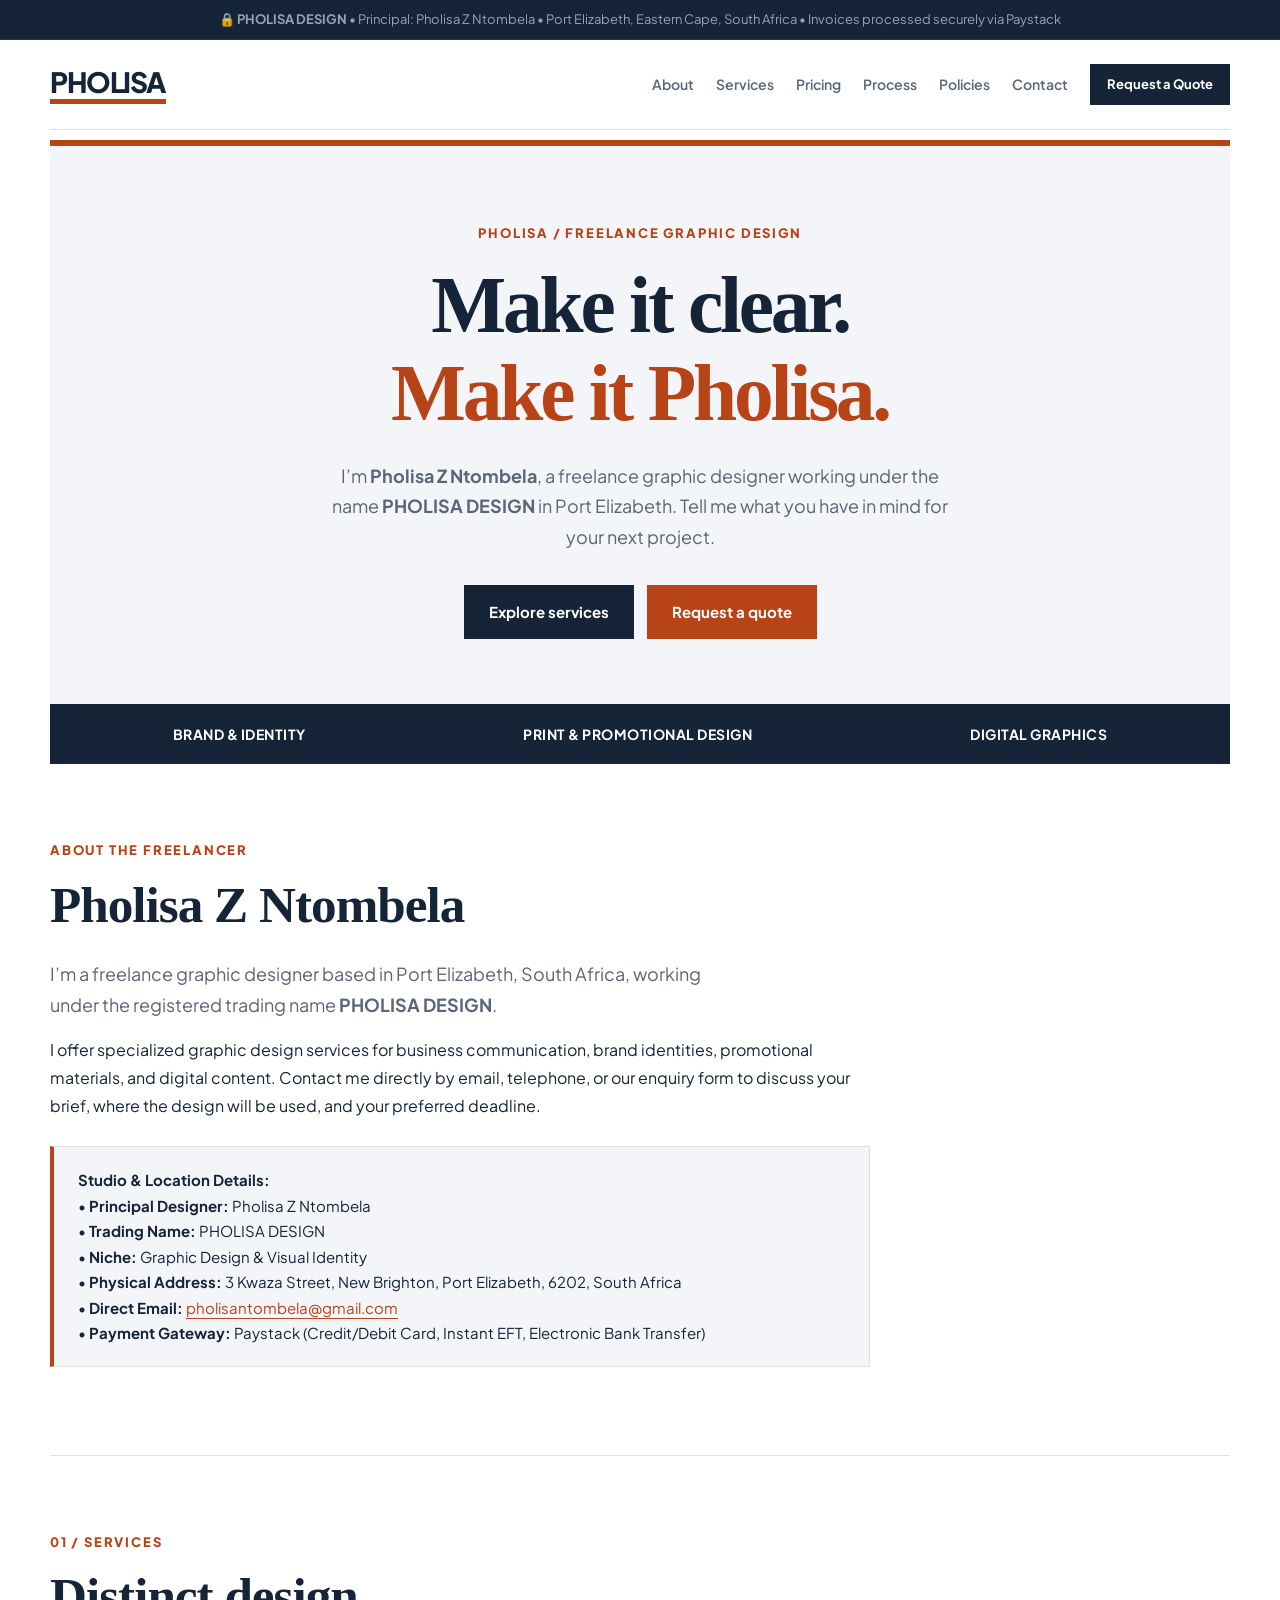
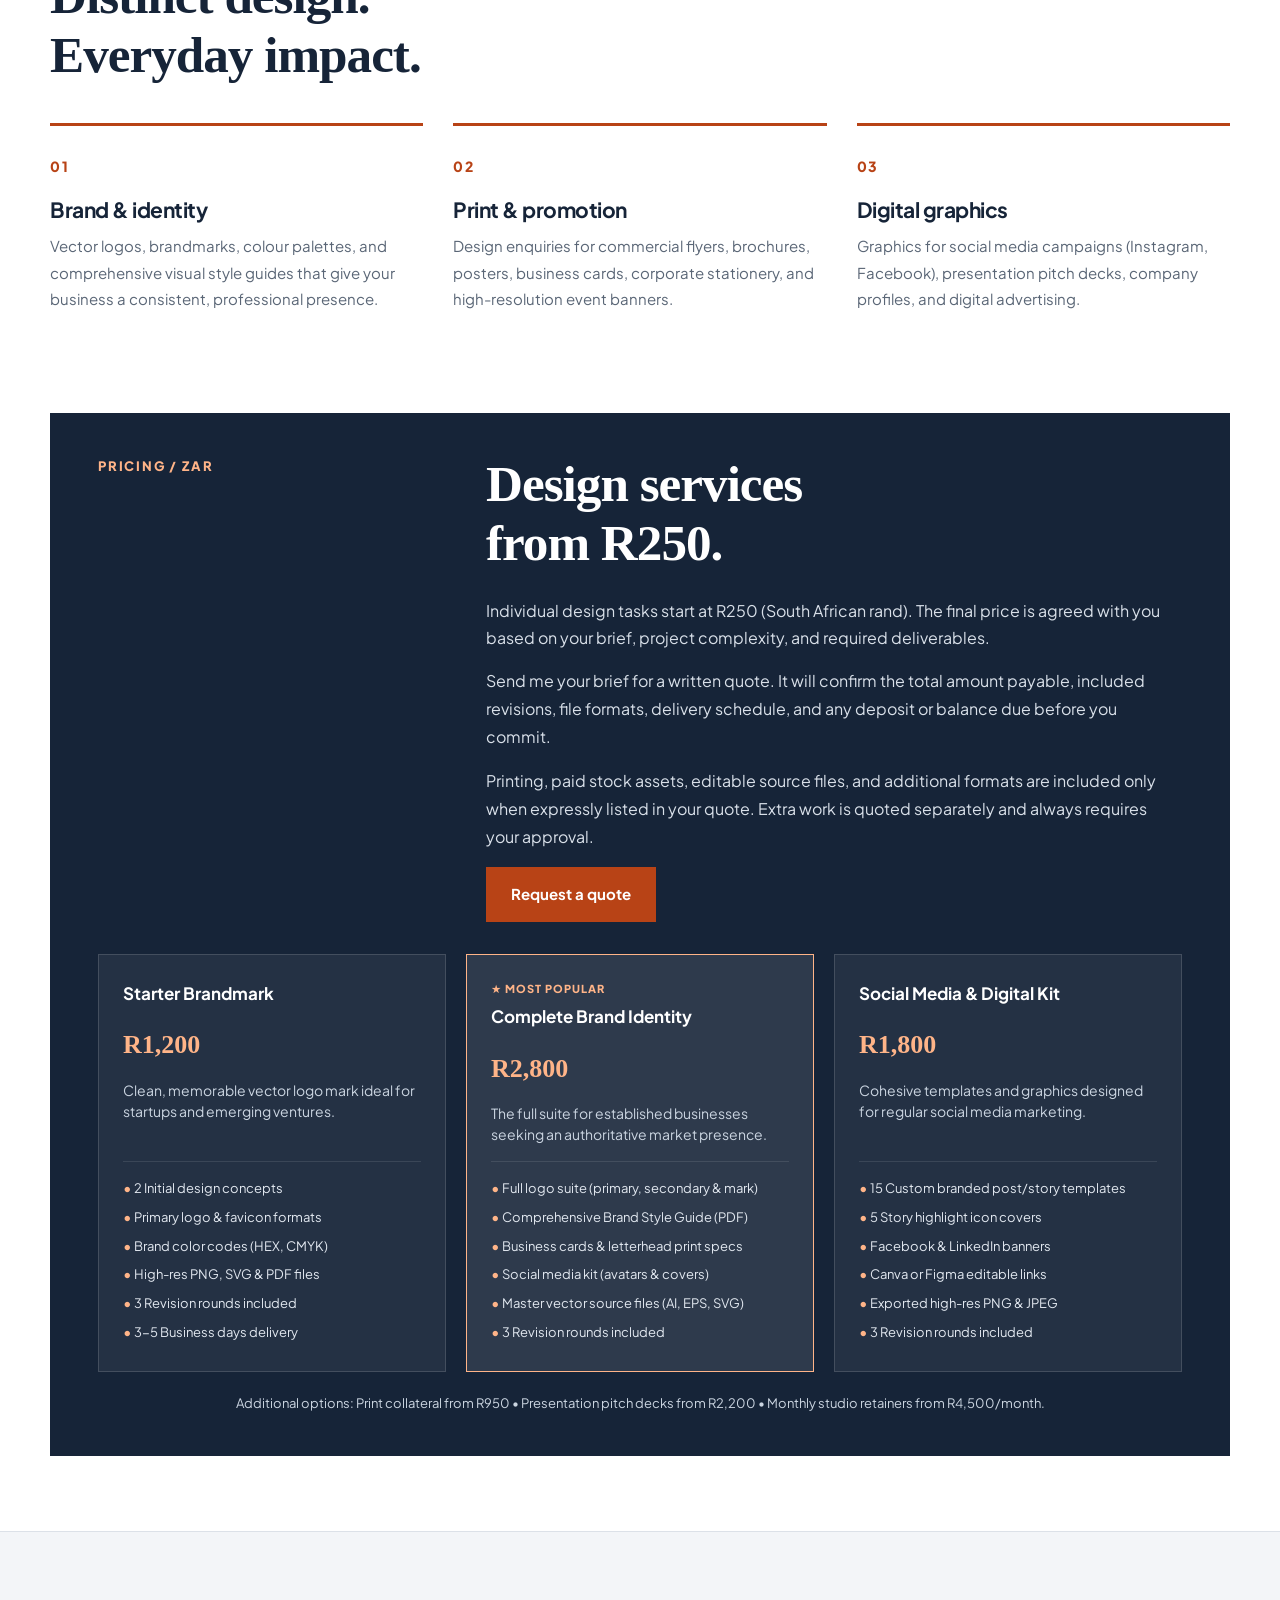
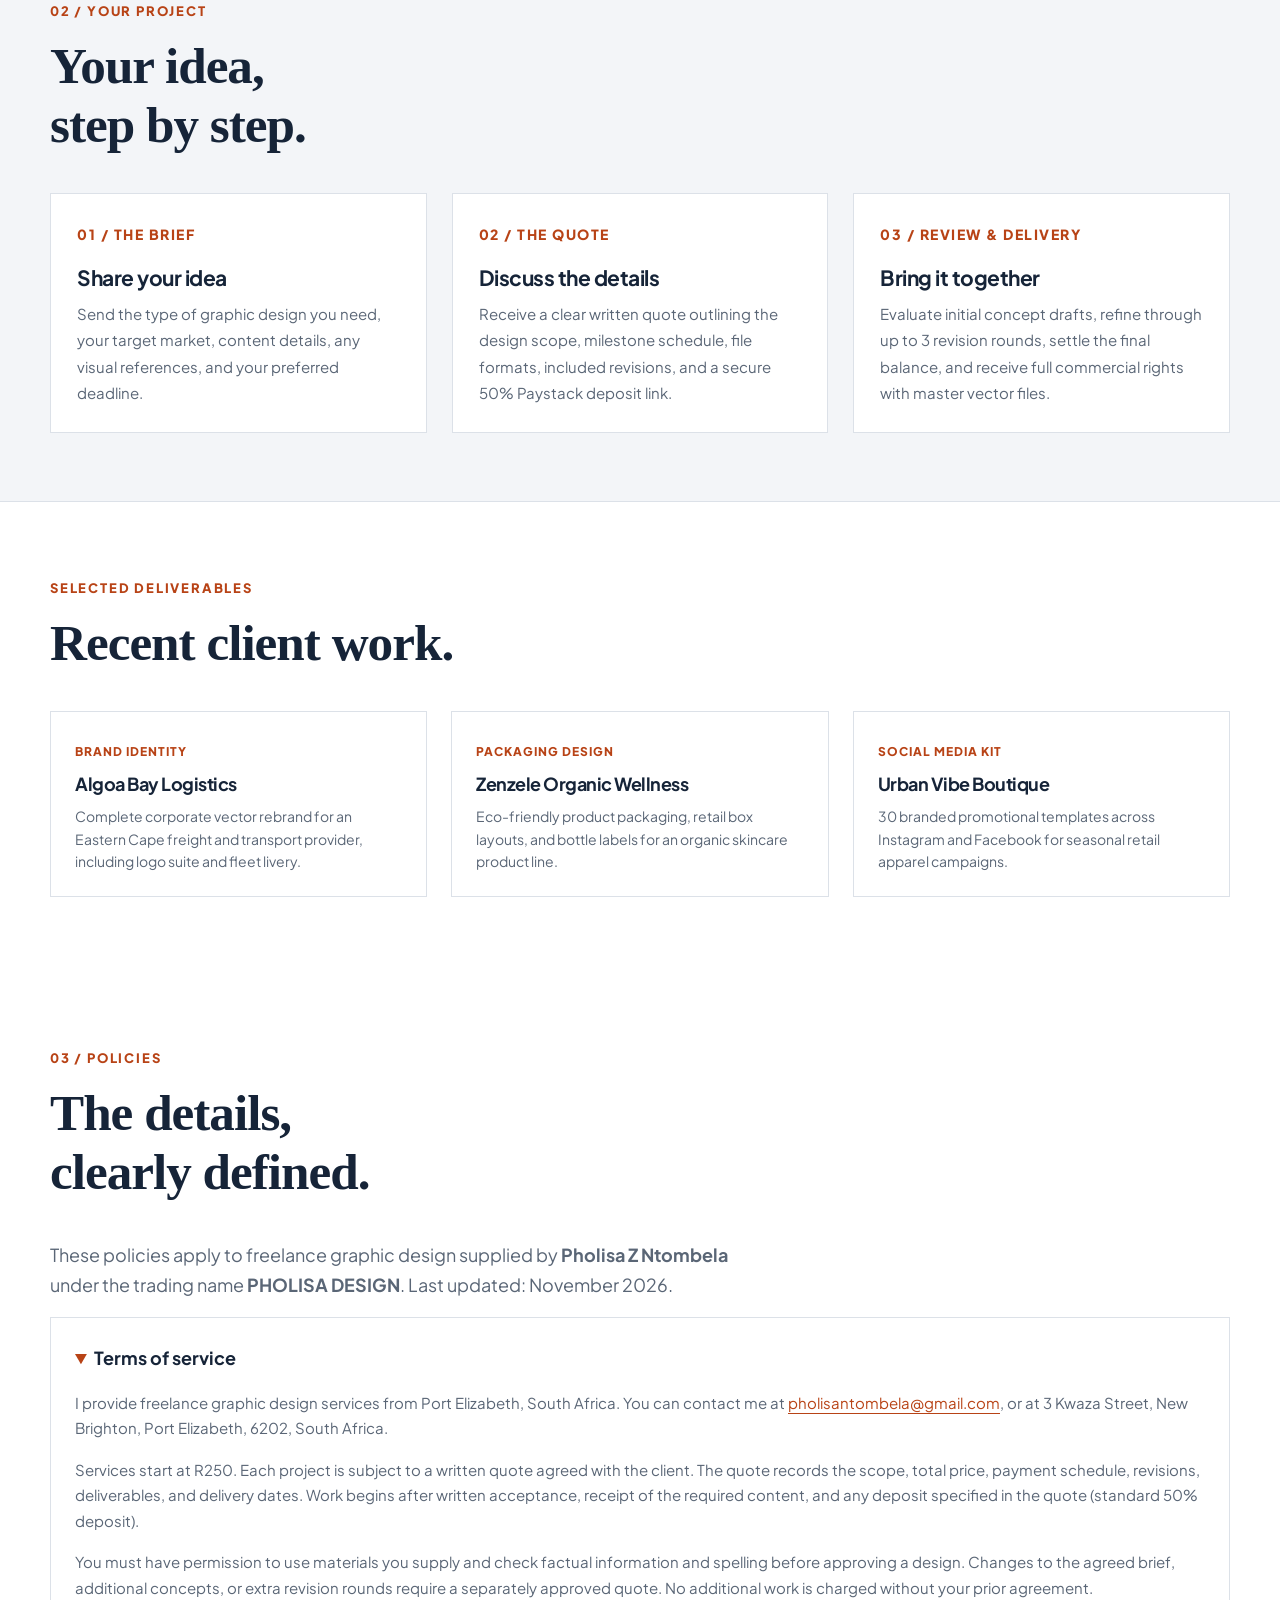
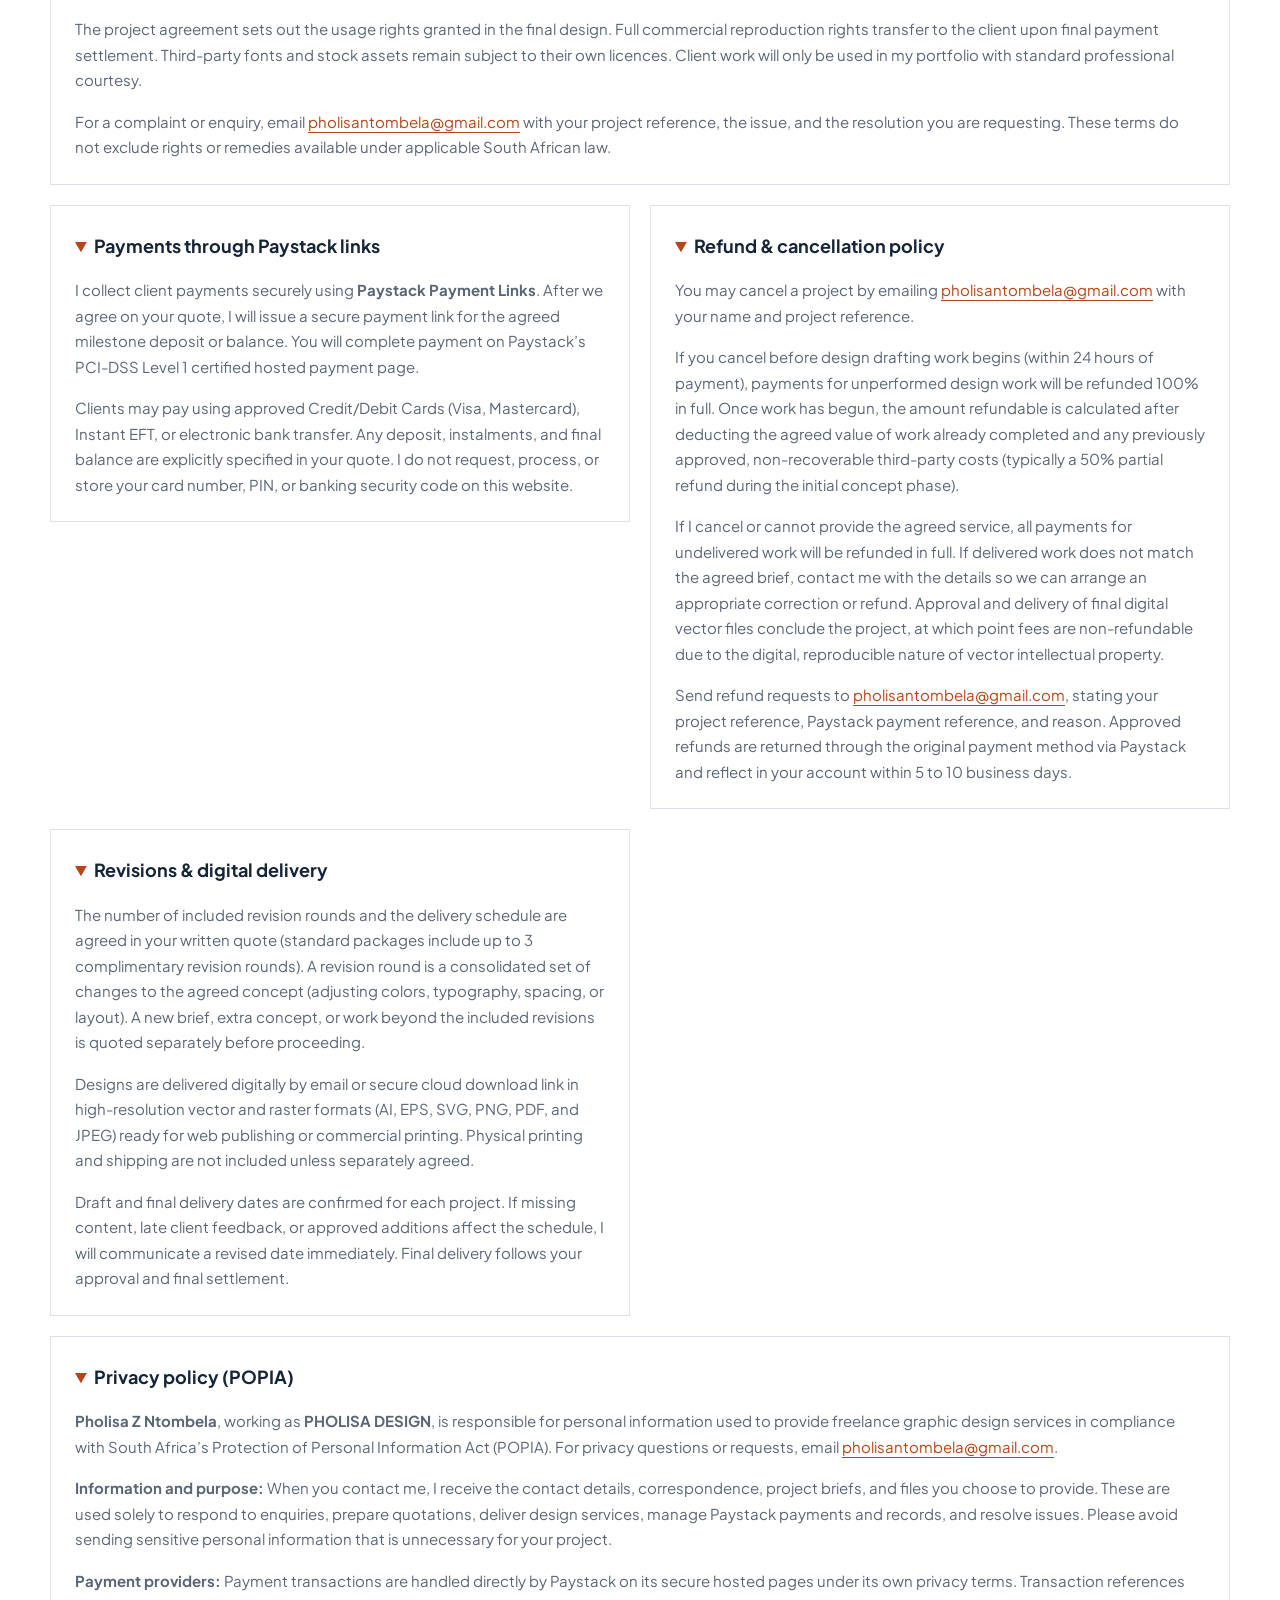
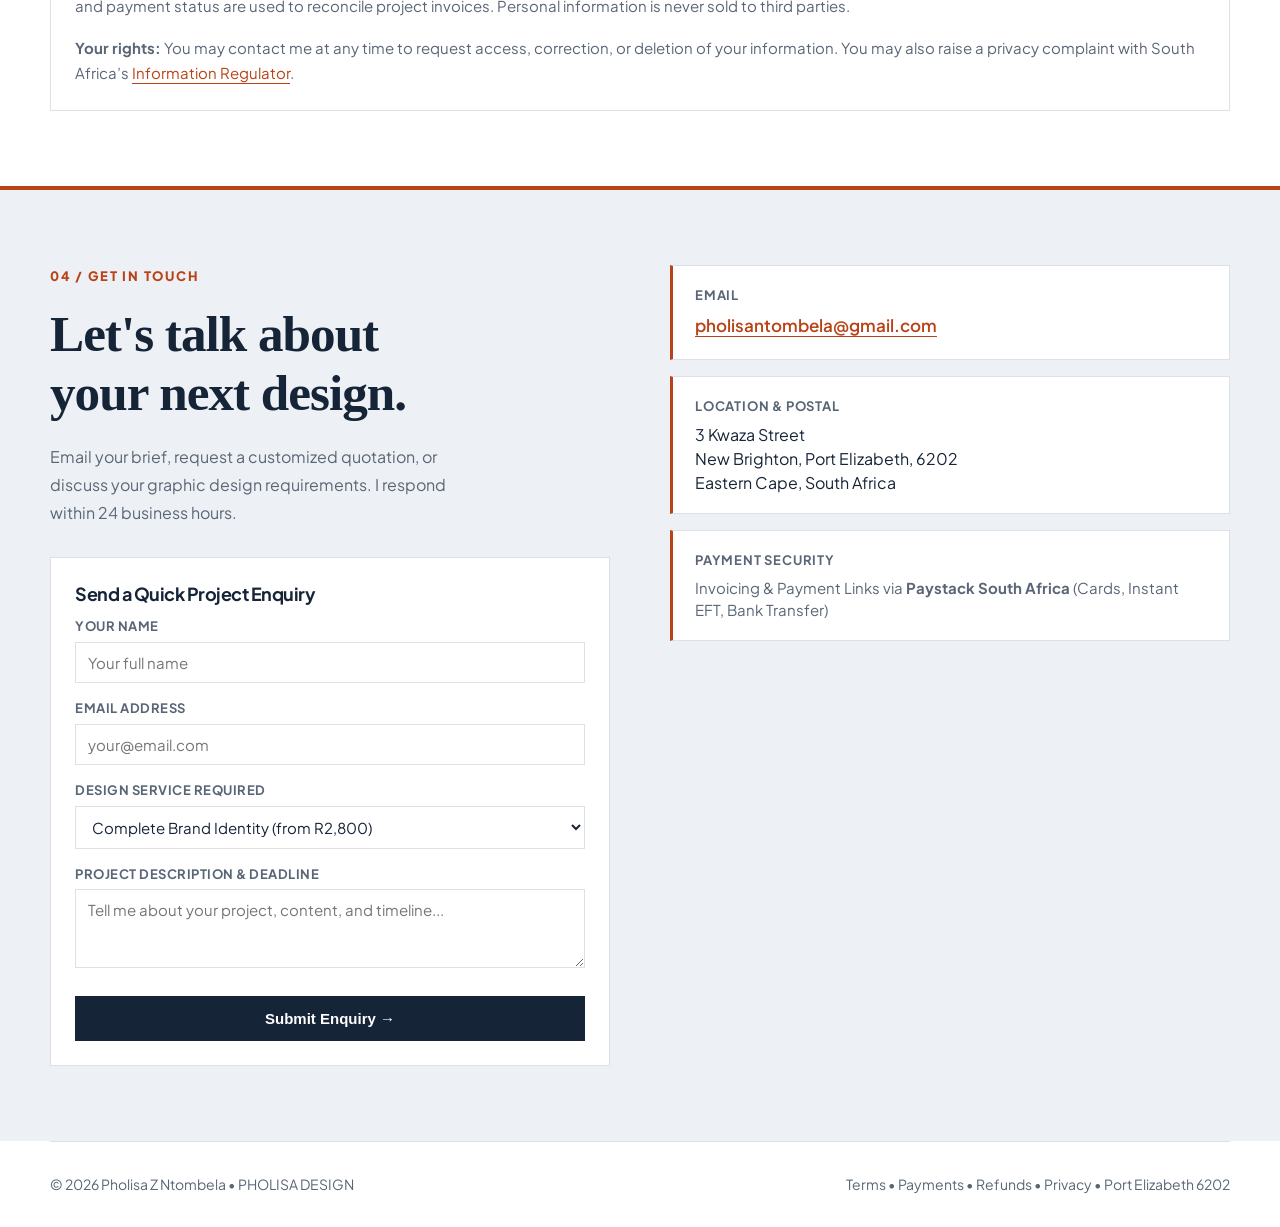
<file: index.html>
<!doctype html>
<html lang="en">
<head>
  <meta charset="utf-8">
  <meta name="viewport" content="width=device-width, initial-scale=1">
  <title>Pholisa Z Ntombela | Freelance Graphic Designer in Port Elizabeth</title>
  <meta name="description" content="Pholisa Z Ntombela is a freelance graphic designer based in Port Elizabeth (6202), working under the name PHOLISA DESIGN. Get in touch to request a quote.">
  
  <!-- Favicon -->
  <link rel="icon" type="image/svg+xml" href="data:image/svg+xml,%3Csvg xmlns='http://www.w3.org/2000/svg' viewBox='0 0 32 32'%3E%3Crect width='32' height='32' fill='%23b84316'/%3E%3Ctext x='8' y='24' font-family='Arial' font-weight='bold' font-size='22' fill='white'%3EP%3C/text%3E%3C/svg%3E">
  
  <!-- Fonts & Stylesheet -->
  <link rel="preconnect" href="https://fonts.googleapis.com">
  <link rel="preconnect" href="https://fonts.gstatic.com" crossorigin>
  <link href="https://fonts.googleapis.com/css2?family=Plus+Jakarta+Sans:wght@400;500;600;700;800&display=swap" rel="stylesheet">
  <link rel="stylesheet" href="styles.css">
</head>
<body>

  <a class="skip" href="#main">Skip to content</a>

  <!-- Top Announcement Bar -->
  <div style="background:var(--ink);color:#94a3b8;font-size:13px;padding:8px 16px;text-align:center;border-bottom:1px solid rgba(255,255,255,0.08);">
    <span>🔒 <strong>PHOLISA DESIGN</strong> &bull; Principal: Pholisa Z Ntombela &bull; Port Elizabeth, Eastern Cape, South Africa &bull; Invoices processed securely via Paystack</span>
  </div>

  <div class="wrap">
    <!-- Header -->
    <header>
      <a class="wordmark" href="#" aria-label="PHOLISA DESIGN home">PHOLISA</a>
      <nav aria-label="Main navigation">
        <a href="#about">About</a>
        <a href="#services">Services</a>
        <a href="#pricing">Pricing</a>
        <a href="#process">Process</a>
        <a href="#policy">Policies</a>
        <a href="#contact">Contact</a>
        <a href="#contact" class="nav-quote-btn">Request a Quote</a>
      </nav>
    </header>

    <main id="main">
      <!-- Hero -->
      <section class="hero">
        <div>
          <span class="eyebrow">PHOLISA / Freelance graphic design</span>
          <h1>Make it clear.<br><span>Make it Pholisa.</span></h1>
          <p class="intro">
            I’m <strong>Pholisa Z Ntombela</strong>, a freelance graphic designer working under the name <strong>PHOLISA DESIGN</strong> in Port Elizabeth. Tell me what you have in mind for your next project.
          </p>
          <a class="button" href="#services">Explore services</a>
          <a class="button secondary" href="#contact">Request a quote</a>
        </div>
      </section>

      <!-- Feature Strip -->
      <div class="strip">
        <span>Brand &amp; identity</span>
        <span>Print &amp; promotional design</span>
        <span>Digital graphics</span>
      </div>

      <!-- About Section -->
      <section class="section" id="about">
        <div class="section-top">
          <span class="eyebrow">About the freelancer</span>
          <div>
            <h2>Pholisa Z Ntombela</h2>
            <p class="intro" style="margin-top:24px;">
              I’m a freelance graphic designer based in Port Elizabeth, South Africa, working under the registered trading name <strong>PHOLISA DESIGN</strong>.
            </p>
            <p>
              I offer specialized graphic design services for business communication, brand identities, promotional materials, and digital content. Contact me directly by email, telephone, or our enquiry form to discuss your brief, where the design will be used, and your preferred deadline.
            </p>

            <div class="about-card">
              <strong>Studio &amp; Location Details:</strong><br>
              &bull; <strong>Principal Designer:</strong> Pholisa Z Ntombela<br>
              &bull; <strong>Trading Name:</strong> PHOLISA DESIGN<br>
              &bull; <strong>Niche:</strong> Graphic Design &amp; Visual Identity<br>
              &bull; <strong>Physical Address:</strong> 3 Kwaza Street, New Brighton, Port Elizabeth, 6202, South Africa<br>
              &bull; <strong>Direct Email:</strong> <a href="mailto:pholisantombela@gmail.com">pholisantombela@gmail.com</a><br>
              &bull; <strong>Payment Gateway:</strong> Paystack (Credit/Debit Card, Instant EFT, Electronic Bank Transfer)
            </div>
          </div>
        </div>
      </section>

      <!-- Services Section -->
      <section class="section" id="services">
        <div class="section-top">
          <span class="eyebrow">01 / Services</span>
          <h2>Distinct design.<br>Everyday impact.</h2>
        </div>

        <div class="services">
          <article class="service">
            <span class="number">01</span>
            <h3>Brand &amp; identity</h3>
            <p>Vector logos, brandmarks, colour palettes, and comprehensive visual style guides that give your business a consistent, professional presence.</p>
          </article>
          <article class="service">
            <span class="number">02</span>
            <h3>Print &amp; promotion</h3>
            <p>Design enquiries for commercial flyers, brochures, posters, business cards, corporate stationery, and high-resolution event banners.</p>
          </article>
          <article class="service">
            <span class="number">03</span>
            <h3>Digital graphics</h3>
            <p>Graphics for social media campaigns (Instagram, Facebook), presentation pitch decks, company profiles, and digital advertising.</p>
          </article>
        </div>
      </section>

      <!-- Pricing / ZAR Section -->
      <section class="section" id="pricing">
        <div class="section-top">
          <span class="eyebrow">Pricing / ZAR</span>
          <div>
            <h2>Design services<br>from R250.</h2>
            <p class="intro" style="margin-top:24px;">
              Individual design tasks start at R250 (South African rand). The final price is agreed with you based on your brief, project complexity, and required deliverables.
            </p>
            <p>
              Send me your brief for a written quote. It will confirm the total amount payable, included revisions, file formats, delivery schedule, and any deposit or balance due before you commit.
            </p>
            <p>
              Printing, paid stock assets, editable source files, and additional formats are included only when expressly listed in your quote. Extra work is quoted separately and always requires your approval.
            </p>
            <a class="button" href="#contact">Request a quote</a>
          </div>
        </div>

        <!-- Transparent Packages Grid -->
        <div class="pricing-cards-grid">
          <!-- Package 1 -->
          <div class="pricing-item">
            <div class="pricing-item-title">Starter Brandmark</div>
            <div class="pricing-item-cost">R1,200</div>
            <div class="pricing-item-desc">Clean, memorable vector logo mark ideal for startups and emerging ventures.</div>
            <ul class="pricing-item-list">
              <li>2 Initial design concepts</li>
              <li>Primary logo &amp; favicon formats</li>
              <li>Brand color codes (HEX, CMYK)</li>
              <li>High-res PNG, SVG &amp; PDF files</li>
              <li>3 Revision rounds included</li>
              <li>3-5 Business days delivery</li>
            </ul>
          </div>

          <!-- Package 2 (Featured) -->
          <div class="pricing-item highlighted">
            <div style="font-size:11px;font-weight:800;color:#ffb488;text-transform:uppercase;letter-spacing:1px;margin-bottom:4px;">★ Most Popular</div>
            <div class="pricing-item-title">Complete Brand Identity</div>
            <div class="pricing-item-cost">R2,800</div>
            <div class="pricing-item-desc">The full suite for established businesses seeking an authoritative market presence.</div>
            <ul class="pricing-item-list">
              <li>Full logo suite (primary, secondary &amp; mark)</li>
              <li>Comprehensive Brand Style Guide (PDF)</li>
              <li>Business cards &amp; letterhead print specs</li>
              <li>Social media kit (avatars &amp; covers)</li>
              <li>Master vector source files (AI, EPS, SVG)</li>
              <li>3 Revision rounds included</li>
            </ul>
          </div>

          <!-- Package 3 -->
          <div class="pricing-item">
            <div class="pricing-item-title">Social Media &amp; Digital Kit</div>
            <div class="pricing-item-cost">R1,800</div>
            <div class="pricing-item-desc">Cohesive templates and graphics designed for regular social media marketing.</div>
            <ul class="pricing-item-list">
              <li>15 Custom branded post/story templates</li>
              <li>5 Story highlight icon covers</li>
              <li>Facebook &amp; LinkedIn banners</li>
              <li>Canva or Figma editable links</li>
              <li>Exported high-res PNG &amp; JPEG</li>
              <li>3 Revision rounds included</li>
            </ul>
          </div>
        </div>

        <div style="margin-top:20px;font-size:13px;color:#cbd5e1;text-align:center;">
          Additional options: Print collateral from R950 &bull; Presentation pitch decks from R2,200 &bull; Monthly studio retainers from R4,500/month.
        </div>
      </section>

    </main>
  </div>

  <!-- Process Section -->
  <section class="process" id="process">
    <div class="wrap section">
      <div class="section-top">
        <span class="eyebrow">02 / Your project</span>
        <h2>Your idea,<br>step by step.</h2>
      </div>
      <div class="steps">
        <div>
          <span class="number">01 / THE BRIEF</span>
          <h3>Share your idea</h3>
          <p>Send the type of graphic design you need, your target market, content details, any visual references, and your preferred deadline.</p>
        </div>
        <div>
          <span class="number">02 / THE QUOTE</span>
          <h3>Discuss the details</h3>
          <p>Receive a clear written quote outlining the design scope, milestone schedule, file formats, included revisions, and a secure 50% Paystack deposit link.</p>
        </div>
        <div>
          <span class="number">03 / REVIEW &amp; DELIVERY</span>
          <h3>Bring it together</h3>
          <p>Evaluate initial concept drafts, refine through up to 3 revision rounds, settle the final balance, and receive full commercial rights with master vector files.</p>
        </div>
      </div>
    </div>
  </section>

  <!-- Selected Work Section -->
  <div class="wrap">
    <section class="section" id="work">
      <div class="section-top">
        <span class="eyebrow">Selected Deliverables</span>
        <h2>Recent client work.</h2>
      </div>
      <div class="work-grid">
        <div class="work-card">
          <span class="work-tag">Brand Identity</span>
          <h3>Algoa Bay Logistics</h3>
          <p>Complete corporate vector rebrand for an Eastern Cape freight and transport provider, including logo suite and fleet livery.</p>
        </div>
        <div class="work-card">
          <span class="work-tag">Packaging Design</span>
          <h3>Zenzele Organic Wellness</h3>
          <p>Eco-friendly product packaging, retail box layouts, and bottle labels for an organic skincare product line.</p>
        </div>
        <div class="work-card">
          <span class="work-tag">Social Media Kit</span>
          <h3>Urban Vibe Boutique</h3>
          <p>30 branded promotional templates across Instagram and Facebook for seasonal retail apparel campaigns.</p>
        </div>
      </div>
    </section>

    <!-- Policies Section (Accordion details inspired by NORK) -->
    <section class="section" id="policy">
      <div class="section-top">
        <span class="eyebrow">03 / Policies</span>
        <h2>The details,<br>clearly defined.</h2>
      </div>
      <p class="intro">
        These policies apply to freelance graphic design supplied by <strong>Pholisa Z Ntombela</strong> under the trading name <strong>PHOLISA DESIGN</strong>. Last updated: November 2026.
      </p>

      <div class="project">
        <!-- 1. Terms of Service -->
        <details open id="terms">
          <summary>Terms of service</summary>
          <p>
            I provide freelance graphic design services from Port Elizabeth, South Africa. You can contact me at <a href="mailto:pholisantombela@gmail.com">pholisantombela@gmail.com</a>, or at 3 Kwaza Street, New Brighton, Port Elizabeth, 6202, South Africa.
          </p>
          <p>
            Services start at R250. Each project is subject to a written quote agreed with the client. The quote records the scope, total price, payment schedule, revisions, deliverables, and delivery dates. Work begins after written acceptance, receipt of the required content, and any deposit specified in the quote (standard 50% deposit).
          </p>
          <p>
            You must have permission to use materials you supply and check factual information and spelling before approving a design. Changes to the agreed brief, additional concepts, or extra revision rounds require a separately approved quote. No additional work is charged without your prior agreement.
          </p>
          <p>
            The project agreement sets out the usage rights granted in the final design. Full commercial reproduction rights transfer to the client upon final payment settlement. Third-party fonts and stock assets remain subject to their own licences. Client work will only be used in my portfolio with standard professional courtesy.
          </p>
          <p>
            For a complaint or enquiry, email <a href="mailto:pholisantombela@gmail.com">pholisantombela@gmail.com</a> with your project reference, the issue, and the resolution you are requesting. These terms do not exclude rights or remedies available under applicable South African law.
          </p>
        </details>

        <!-- 2. Payments via Paystack -->
        <details open id="payments">
          <summary>Payments through Paystack links</summary>
          <p>
            I collect client payments securely using <strong>Paystack Payment Links</strong>. After we agree on your quote, I will issue a secure payment link for the agreed milestone deposit or balance. You will complete payment on Paystack’s PCI-DSS Level 1 certified hosted payment page.
          </p>
          <p>
            Clients may pay using approved Credit/Debit Cards (Visa, Mastercard), Instant EFT, or electronic bank transfer. Any deposit, instalments, and final balance are explicitly specified in your quote. I do not request, process, or store your card number, PIN, or banking security code on this website.
          </p>
        </details>

        <!-- 3. Refund & Cancellation Policy -->
        <details open id="refunds">
          <summary>Refund &amp; cancellation policy</summary>
          <p>
            You may cancel a project by emailing <a href="mailto:pholisantombela@gmail.com">pholisantombela@gmail.com</a> with your name and project reference.
          </p>
          <p>
            If you cancel before design drafting work begins (within 24 hours of payment), payments for unperformed design work will be refunded 100% in full. Once work has begun, the amount refundable is calculated after deducting the agreed value of work already completed and any previously approved, non-recoverable third-party costs (typically a 50% partial refund during the initial concept phase).
          </p>
          <p>
            If I cancel or cannot provide the agreed service, all payments for undelivered work will be refunded in full. If delivered work does not match the agreed brief, contact me with the details so we can arrange an appropriate correction or refund. Approval and delivery of final digital vector files conclude the project, at which point fees are non-refundable due to the digital, reproducible nature of vector intellectual property.
          </p>
          <p>
            Send refund requests to <a href="mailto:pholisantombela@gmail.com">pholisantombela@gmail.com</a>, stating your project reference, Paystack payment reference, and reason. Approved refunds are returned through the original payment method via Paystack and reflect in your account within 5 to 10 business days.
          </p>
        </details>

        <!-- 4. Revisions & Digital Delivery -->
        <details open id="delivery">
          <summary>Revisions &amp; digital delivery</summary>
          <p>
            The number of included revision rounds and the delivery schedule are agreed in your written quote (standard packages include up to 3 complimentary revision rounds). A revision round is a consolidated set of changes to the agreed concept (adjusting colors, typography, spacing, or layout). A new brief, extra concept, or work beyond the included revisions is quoted separately before proceeding.
          </p>
          <p>
            Designs are delivered digitally by email or secure cloud download link in high-resolution vector and raster formats (AI, EPS, SVG, PNG, PDF, and JPEG) ready for web publishing or commercial printing. Physical printing and shipping are not included unless separately agreed.
          </p>
          <p>
            Draft and final delivery dates are confirmed for each project. If missing content, late client feedback, or approved additions affect the schedule, I will communicate a revised date immediately. Final delivery follows your approval and final settlement.
          </p>
        </details>

        <!-- 5. Privacy Policy (POPIA compliant) -->
        <details open id="privacy">
          <summary>Privacy policy (POPIA)</summary>
          <p>
            <strong>Pholisa Z Ntombela</strong>, working as <strong>PHOLISA DESIGN</strong>, is responsible for personal information used to provide freelance graphic design services in compliance with South Africa’s Protection of Personal Information Act (POPIA). For privacy questions or requests, email <a href="mailto:pholisantombela@gmail.com">pholisantombela@gmail.com</a>.
          </p>
          <p>
            <strong>Information and purpose:</strong> When you contact me, I receive the contact details, correspondence, project briefs, and files you choose to provide. These are used solely to respond to enquiries, prepare quotations, deliver design services, manage Paystack payments and records, and resolve issues. Please avoid sending sensitive personal information that is unnecessary for your project.
          </p>
          <p>
            <strong>Payment providers:</strong> Payment transactions are handled directly by Paystack on its secure hosted pages under its own privacy terms. Transaction references and payment status are used to reconcile project invoices. Personal information is never sold to third parties.
          </p>
          <p>
            <strong>Your rights:</strong> You may contact me at any time to request access, correction, or deletion of your information. You may also raise a privacy complaint with South Africa’s <a href="https://inforegulator.org.za/" target="_blank" rel="noopener">Information Regulator</a>.
          </p>
        </details>
      </div>
    </section>
  </div>

  <!-- Contact Section -->
  <section class="contact" id="contact">
    <div class="wrap section contact-grid">
      <div>
        <span class="eyebrow">04 / Get in touch</span>
        <h2>Let's talk about<br>your next design.</h2>
        <p>
          Email your brief, request a customized quotation, or discuss your graphic design requirements. I respond within 24 business hours.
        </p>

        <!-- Project Enquiry Form -->
        <div class="enquiry-form-wrap">
          <h3>Send a Quick Project Enquiry</h3>
          <form action="mailto:pholisantombela@gmail.com" method="GET" enctype="text/plain">
            <div class="form-field">
              <label for="name">Your Name</label>
              <input type="text" id="name" name="name" placeholder="Your full name" required>
            </div>
            <div class="form-field">
              <label for="email">Email Address</label>
              <input type="email" id="email" name="email" placeholder="your@email.com" required>
            </div>
            <div class="form-field">
              <label for="service">Design Service Required</label>
              <select id="service" name="subject">
                <option value="Starter Brandmark (from R1,200)">Starter Brandmark (from R1,200)</option>
                <option value="Complete Brand Identity (from R2,800)" selected>Complete Brand Identity (from R2,800)</option>
                <option value="Social Media Kit (from R1,800)">Social Media Kit (from R1,800)</option>
                <option value="Print Collateral / Flyer (from R950)">Print Collateral / Flyer (from R950)</option>
                <option value="Presentation Pitch Deck (from R2,200)">Presentation Pitch Deck (from R2,200)</option>
                <option value="Monthly Studio Retainer (from R4,500/mo)">Monthly Studio Retainer (from R4,500/mo)</option>
                <option value="Custom Graphic Design Brief">Custom Graphic Design Brief</option>
              </select>
            </div>
            <div class="form-field">
              <label for="message">Project Description &amp; Deadline</label>
              <textarea id="message" name="body" rows="3" placeholder="Tell me about your project, content, and timeline..."></textarea>
            </div>
            <button type="submit" class="button" style="width:100%;margin-top:6px;">Submit Enquiry &rarr;</button>
          </form>
        </div>
      </div>

      <!-- Contact Info Cards -->
      <div class="contact-list">
        <div>
          <span class="label">Email</span>
          <a href="mailto:pholisantombela@gmail.com">pholisantombela@gmail.com</a>
        </div>
        <div>
          <span class="label">Location &amp; Postal</span>
          <address>
            3 Kwaza Street<br>
            New Brighton, Port Elizabeth, 6202<br>
            Eastern Cape, South Africa
          </address>
        </div>
        <div>
          <span class="label">Payment Security</span>
          <span style="font-size:15px;color:var(--muted);display:block;line-height:1.5;">
            Invoicing &amp; Payment Links via <strong>Paystack South Africa</strong> (Cards, Instant EFT, Bank Transfer)
          </span>
        </div>
      </div>
    </div>
  </section>

  <!-- Footer -->
  <div class="wrap">
    <footer>
      <span>&copy; 2026 Pholisa Z Ntombela &bull; PHOLISA DESIGN</span>
      <span>
        <a href="#terms">Terms</a> &bull; 
        <a href="#payments">Payments</a> &bull; 
        <a href="#refunds">Refunds</a> &bull; 
        <a href="#privacy">Privacy</a> &bull; 
        Port Elizabeth 6202
      </span>
    </footer>
  </div>

</body>
</html>
</file>
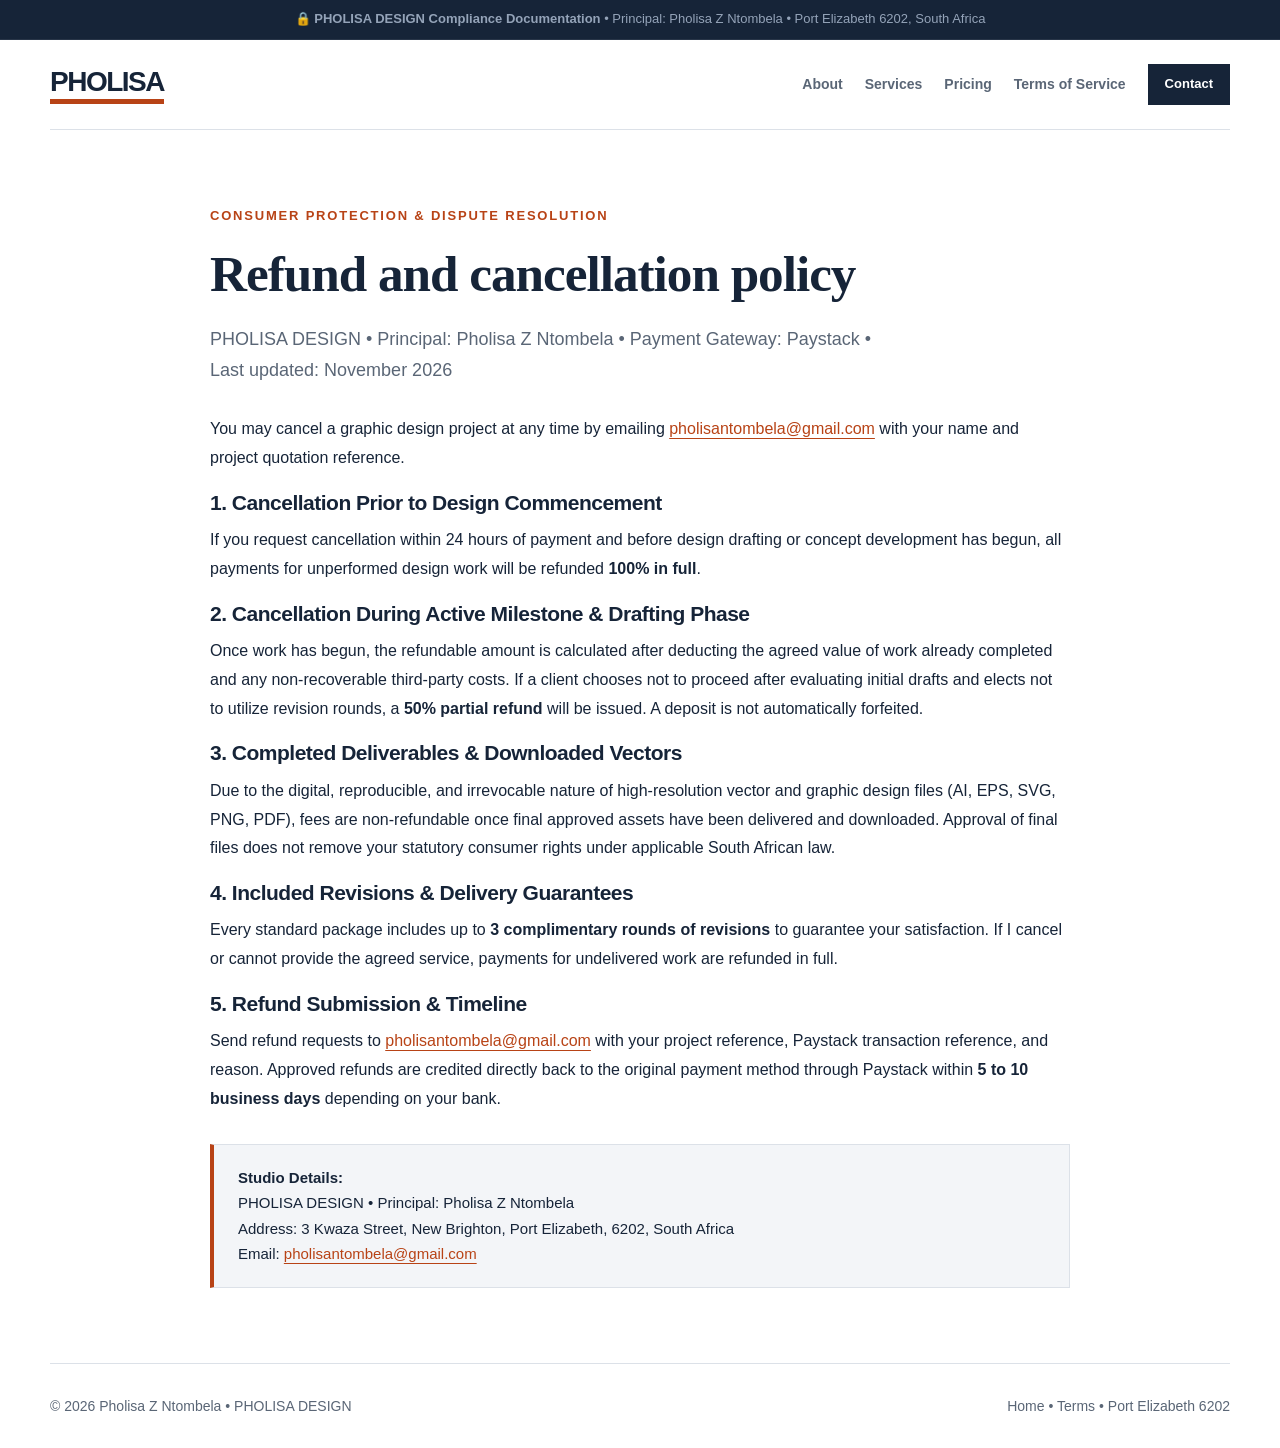
<file: refund-policy.html>
<!doctype html>
<html lang="en">
<head>
  <meta charset="utf-8">
  <meta name="viewport" content="width=device-width, initial-scale=1">
  <title>Refund &amp; Cancellation Policy — PHOLISA DESIGN</title>
  <meta name="description" content="Official Refund and Cancellation Policy for PHOLISA DESIGN (Pholisa Z Ntombela) — Freelance Graphic Designer based in Port Elizabeth, South Africa.">
  <link rel="icon" type="image/svg+xml" href="data:image/svg+xml,%3Csvg xmlns='http://www.w3.org/2000/svg' viewBox='0 0 32 32'%3E%3Crect width='32' height='32' fill='%23b84316'/%3E%3Ctext x='8' y='24' font-family='Arial' font-weight='bold' font-size='22' fill='white'%3EP%3C/text%3E%3C/svg%3E">
  <link rel="stylesheet" href="styles.css">
</head>
<body>

  <!-- Top Announcement Bar -->
  <div style="background:var(--ink);color:#94a3b8;font-size:13px;padding:8px 16px;text-align:center;border-bottom:1px solid rgba(255,255,255,0.08);">
    <span>🔒 <strong>PHOLISA DESIGN Compliance Documentation</strong> &bull; Principal: Pholisa Z Ntombela &bull; Port Elizabeth 6202, South Africa</span>
  </div>

  <div class="wrap">
    <!-- Header -->
    <header>
      <a class="wordmark" href="index.html" aria-label="PHOLISA DESIGN home">PHOLISA</a>
      <nav aria-label="Main navigation">
        <a href="index.html#about">About</a>
        <a href="index.html#services">Services</a>
        <a href="index.html#pricing">Pricing</a>
        <a href="terms.html">Terms of Service</a>
        <a href="index.html#contact" class="nav-quote-btn">Contact</a>
      </nav>
    </header>

    <main class="section" style="max-width:860px;margin:auto;">
      <span class="eyebrow">Consumer Protection &amp; Dispute Resolution</span>
      <h2>Refund and cancellation policy</h2>
      <p class="intro">
        PHOLISA DESIGN &bull; Principal: Pholisa Z Ntombela &bull; Payment Gateway: Paystack &bull; Last updated: November 2026
      </p>

      <div style="margin-top:30px;line-height:1.8;">
        <p>
          You may cancel a graphic design project at any time by emailing <a href="mailto:pholisantombela@gmail.com">pholisantombela@gmail.com</a> with your name and project quotation reference.
        </p>

        <h3>1. Cancellation Prior to Design Commencement</h3>
        <p>
          If you request cancellation within 24 hours of payment and before design drafting or concept development has begun, all payments for unperformed design work will be refunded <strong>100% in full</strong>.
        </p>

        <h3>2. Cancellation During Active Milestone &amp; Drafting Phase</h3>
        <p>
          Once work has begun, the refundable amount is calculated after deducting the agreed value of work already completed and any non-recoverable third-party costs. If a client chooses not to proceed after evaluating initial drafts and elects not to utilize revision rounds, a <strong>50% partial refund</strong> will be issued. A deposit is not automatically forfeited.
        </p>

        <h3>3. Completed Deliverables &amp; Downloaded Vectors</h3>
        <p>
          Due to the digital, reproducible, and irrevocable nature of high-resolution vector and graphic design files (AI, EPS, SVG, PNG, PDF), fees are non-refundable once final approved assets have been delivered and downloaded. Approval of final files does not remove your statutory consumer rights under applicable South African law.
        </p>

        <h3>4. Included Revisions &amp; Delivery Guarantees</h3>
        <p>
          Every standard package includes up to <strong>3 complimentary rounds of revisions</strong> to guarantee your satisfaction. If I cancel or cannot provide the agreed service, payments for undelivered work are refunded in full.
        </p>

        <h3>5. Refund Submission &amp; Timeline</h3>
        <p>
          Send refund requests to <a href="mailto:pholisantombela@gmail.com">pholisantombela@gmail.com</a> with your project reference, Paystack transaction reference, and reason. Approved refunds are credited directly back to the original payment method through Paystack within <strong>5 to 10 business days</strong> depending on your bank.
        </p>

        <div class="about-card" style="margin-top:30px;">
          <strong>Studio Details:</strong><br>
          PHOLISA DESIGN &bull; Principal: Pholisa Z Ntombela<br>
          Address: 3 Kwaza Street, New Brighton, Port Elizabeth, 6202, South Africa<br>
          Email: <a href="mailto:pholisantombela@gmail.com">pholisantombela@gmail.com</a>
        </div>
      </div>
    </main>

    <footer>
      <span>&copy; 2026 Pholisa Z Ntombela &bull; PHOLISA DESIGN</span>
      <span>
        <a href="index.html">Home</a> &bull; 
        <a href="terms.html">Terms</a> &bull; 
        Port Elizabeth 6202
      </span>
    </footer>
  </div>

</body>
</html>
</file>
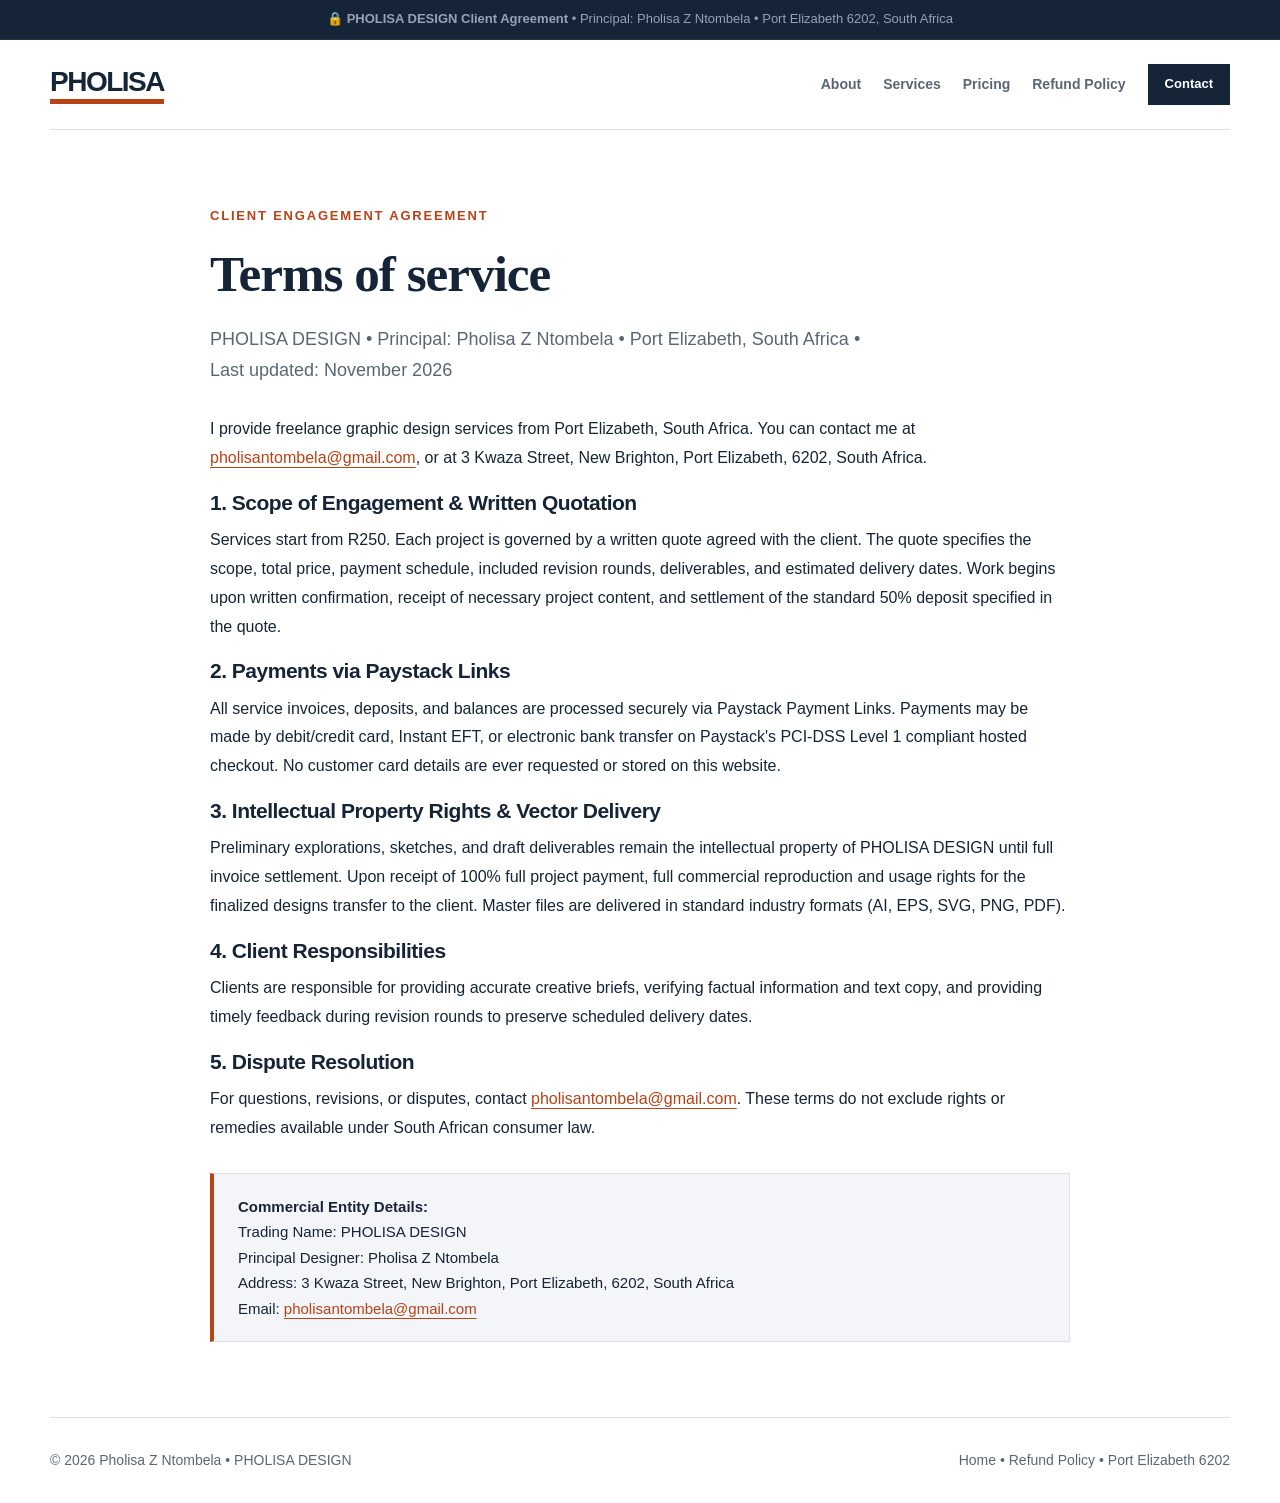
<file: terms.html>
<!doctype html>
<html lang="en">
<head>
  <meta charset="utf-8">
  <meta name="viewport" content="width=device-width, initial-scale=1">
  <title>Terms of Service — PHOLISA DESIGN</title>
  <meta name="description" content="Terms of Service and client agreement for PHOLISA DESIGN (Pholisa Z Ntombela) — Freelance Graphic Designer based in Port Elizabeth, South Africa.">
  <link rel="icon" type="image/svg+xml" href="data:image/svg+xml,%3Csvg xmlns='http://www.w3.org/2000/svg' viewBox='0 0 32 32'%3E%3Crect width='32' height='32' fill='%23b84316'/%3E%3Ctext x='8' y='24' font-family='Arial' font-weight='bold' font-size='22' fill='white'%3EP%3C/text%3E%3C/svg%3E">
  <link rel="stylesheet" href="styles.css">
</head>
<body>

  <!-- Top Announcement Bar -->
  <div style="background:var(--ink);color:#94a3b8;font-size:13px;padding:8px 16px;text-align:center;border-bottom:1px solid rgba(255,255,255,0.08);">
    <span>🔒 <strong>PHOLISA DESIGN Client Agreement</strong> &bull; Principal: Pholisa Z Ntombela &bull; Port Elizabeth 6202, South Africa</span>
  </div>

  <div class="wrap">
    <!-- Header -->
    <header>
      <a class="wordmark" href="index.html" aria-label="PHOLISA DESIGN home">PHOLISA</a>
      <nav aria-label="Main navigation">
        <a href="index.html#about">About</a>
        <a href="index.html#services">Services</a>
        <a href="index.html#pricing">Pricing</a>
        <a href="refund-policy.html">Refund Policy</a>
        <a href="index.html#contact" class="nav-quote-btn">Contact</a>
      </nav>
    </header>

    <main class="section" style="max-width:860px;margin:auto;">
      <span class="eyebrow">Client Engagement Agreement</span>
      <h2>Terms of service</h2>
      <p class="intro">
        PHOLISA DESIGN &bull; Principal: Pholisa Z Ntombela &bull; Port Elizabeth, South Africa &bull; Last updated: November 2026
      </p>

      <div style="margin-top:30px;line-height:1.8;">
        <p>
          I provide freelance graphic design services from Port Elizabeth, South Africa. You can contact me at <a href="mailto:pholisantombela@gmail.com">pholisantombela@gmail.com</a>, or at 3 Kwaza Street, New Brighton, Port Elizabeth, 6202, South Africa.
        </p>

        <h3>1. Scope of Engagement &amp; Written Quotation</h3>
        <p>
          Services start from R250. Each project is governed by a written quote agreed with the client. The quote specifies the scope, total price, payment schedule, included revision rounds, deliverables, and estimated delivery dates. Work begins upon written confirmation, receipt of necessary project content, and settlement of the standard 50% deposit specified in the quote.
        </p>

        <h3>2. Payments via Paystack Links</h3>
        <p>
          All service invoices, deposits, and balances are processed securely via Paystack Payment Links. Payments may be made by debit/credit card, Instant EFT, or electronic bank transfer on Paystack's PCI-DSS Level 1 compliant hosted checkout. No customer card details are ever requested or stored on this website.
        </p>

        <h3>3. Intellectual Property Rights &amp; Vector Delivery</h3>
        <p>
          Preliminary explorations, sketches, and draft deliverables remain the intellectual property of PHOLISA DESIGN until full invoice settlement. Upon receipt of 100% full project payment, full commercial reproduction and usage rights for the finalized designs transfer to the client. Master files are delivered in standard industry formats (AI, EPS, SVG, PNG, PDF).
        </p>

        <h3>4. Client Responsibilities</h3>
        <p>
          Clients are responsible for providing accurate creative briefs, verifying factual information and text copy, and providing timely feedback during revision rounds to preserve scheduled delivery dates.
        </p>

        <h3>5. Dispute Resolution</h3>
        <p>
          For questions, revisions, or disputes, contact <a href="mailto:pholisantombela@gmail.com">pholisantombela@gmail.com</a>. These terms do not exclude rights or remedies available under South African consumer law.
        </p>

        <div class="about-card" style="margin-top:30px;">
          <strong>Commercial Entity Details:</strong><br>
          Trading Name: PHOLISA DESIGN<br>
          Principal Designer: Pholisa Z Ntombela<br>
          Address: 3 Kwaza Street, New Brighton, Port Elizabeth, 6202, South Africa<br>
          Email: <a href="mailto:pholisantombela@gmail.com">pholisantombela@gmail.com</a>
        </div>
      </div>
    </main>

    <footer>
      <span>&copy; 2026 Pholisa Z Ntombela &bull; PHOLISA DESIGN</span>
      <span>
        <a href="index.html">Home</a> &bull; 
        <a href="refund-policy.html">Refund Policy</a> &bull; 
        Port Elizabeth 6202
      </span>
    </footer>
  </div>

</body>
</html>
</file>
<file: styles.css>
:root {
  --accent: #b84316;
  --hover: #92320f;
  --accent-light: #fef5f0;
  --accent-border: #f8c8b4;
  --ink: #162438;
  --ink-light: #2a3c54;
  --muted: #5a6676;
  --surface: #f3f5f8;
  --surface-alt: #edf0f4;
  --border: #dce1e8;
  --card-bg: #ffffff;
  --radius-sm: 4px;
  --radius: 8px;
  --radius-lg: 12px;
  --shadow-sm: 0 1px 3px rgba(0,0,0,0.05);
  --shadow-md: 0 4px 12px rgba(22, 36, 56, 0.08);
  --font-serif: Georgia, 'Times New Roman', serif;
  --font-sans: 'Plus Jakarta Sans', Arial, Helvetica, sans-serif;
}

*, *::before, *::after {
  box-sizing: border-box;
  margin: 0;
  padding: 0;
}

html {
  scroll-behavior: smooth;
  scroll-padding-top: 35px;
}

body {
  margin: 0;
  background: #ffffff;
  color: var(--ink);
  font: 16px/1.75 var(--font-sans);
  -webkit-font-smoothing: antialiased;
}

a {
  color: var(--accent);
  text-underline-offset: 4px;
  transition: color 0.15s ease;
}

a:hover {
  color: var(--hover);
}

a:focus-visible,
summary:focus-visible {
  outline: 3px solid #e78d54;
  outline-offset: 4px;
}

.skip {
  position: absolute;
  top: -999px;
  left: 20px;
  background: var(--ink);
  color: #ffffff;
  padding: 8px 14px;
  font-weight: 700;
  z-index: 999;
}
.skip:focus {
  top: 15px;
}

.wrap {
  width: min(1180px, calc(100% - 48px));
  margin: auto;
}

/* Header */
header {
  padding: 24px 0;
  display: flex;
  align-items: center;
  justify-content: space-between;
  gap: 25px;
  border-bottom: 1px solid var(--border);
}

.wordmark {
  font-size: 28px;
  letter-spacing: -1.5px;
  font-weight: 900;
  text-decoration: none;
  color: var(--ink);
  border-bottom: 5px solid var(--accent);
  line-height: 1.25;
  display: inline-block;
}

.wordmark:hover {
  color: var(--ink);
  border-bottom-color: var(--hover);
}

nav {
  display: flex;
  gap: 22px;
  flex-wrap: wrap;
  justify-content: flex-end;
  align-items: center;
}

nav a {
  text-decoration: none;
  font-size: 14px;
  font-weight: 600;
  color: var(--muted);
  transition: color 0.15s ease;
}

nav a:hover {
  color: var(--accent);
}

.nav-quote-btn {
  display: inline-block;
  padding: 8px 16px;
  background: var(--ink);
  color: #ffffff !important;
  font-size: 13px !important;
  font-weight: 700;
  text-decoration: none;
  border: 1px solid var(--ink);
  transition: background 0.2s;
}

.nav-quote-btn:hover {
  background: var(--ink-light);
}

/* Hero Section */
.hero {
  padding: 76px 6% 65px;
  margin: 10px 0 0;
  background: var(--surface);
  border-top: 6px solid var(--accent);
  min-height: 480px;
  text-align: center;
}

.hero > div {
  max-width: 860px;
  margin: auto;
}

.eyebrow {
  font-size: 13px;
  letter-spacing: 1.8px;
  text-transform: uppercase;
  color: var(--accent);
  font-weight: 800;
  margin-bottom: 18px;
  display: block;
}

h1 {
  font-family: var(--font-serif);
  font-size: clamp(2.8rem, 6.2vw, 5.2rem);
  line-height: 1.1;
  letter-spacing: -0.04em;
  margin: 0 0 24px;
  font-weight: 700;
}

h1 span {
  color: var(--accent);
}

.intro {
  font-size: 18px;
  color: var(--muted);
  max-width: 680px;
  line-height: 1.7;
}

.hero .intro {
  margin: 0 auto 32px;
  max-width: 640px;
}

/* Buttons */
.button {
  display: inline-block;
  padding: 13px 24px;
  background: var(--ink);
  color: #ffffff;
  text-decoration: none;
  font-size: 15px;
  font-weight: 700;
  border: 1px solid var(--ink);
  transition: all 0.2s ease;
  cursor: pointer;
  border-radius: 0;
}

.button:hover {
  background: var(--ink-light);
  color: #ffffff;
}

.button.secondary {
  background: var(--accent);
  color: #ffffff;
  border-color: var(--accent);
  margin-left: 10px;
}

.button.secondary:hover {
  background: var(--hover);
  border-color: var(--hover);
}

/* Strip */
.strip {
  display: flex;
  justify-content: space-around;
  gap: 20px;
  flex-wrap: wrap;
  background: var(--ink);
  color: #ffffff;
  padding: 18px 24px;
  font-size: 14px;
  font-weight: 700;
  letter-spacing: 0.5px;
  text-transform: uppercase;
}

/* Sections */
.section {
  padding: 75px 0;
}

.section-top {
  margin-bottom: 38px;
}

.section-top > .eyebrow {
  margin-bottom: 14px;
}

.section-top > div {
  max-width: 820px;
}

h2 {
  font-family: var(--font-serif);
  font-size: clamp(2.2rem, 4vw, 3.2rem);
  line-height: 1.15;
  letter-spacing: -1px;
  margin: 0 0 20px;
  font-weight: 700;
}

h3 {
  font-size: 21px;
  line-height: 1.3;
  margin: 16px 0 10px;
  letter-spacing: -0.5px;
}

p {
  margin: 0 0 16px;
}

/* About */
#about {
  display: block;
  max-width: 880px;
  padding-bottom: 50px;
}

.about-card {
  margin-top: 26px;
  padding: 20px 24px;
  background: var(--surface);
  border-left: 4px solid var(--accent);
  border-top: 1px solid var(--border);
  border-right: 1px solid var(--border);
  border-bottom: 1px solid var(--border);
  font-size: 15px;
  line-height: 1.7;
}

/* Services */
#services {
  border-top: 1px solid var(--border);
}

.services {
  display: grid;
  grid-template-columns: repeat(3, 1fr);
  gap: 30px;
}

.service {
  padding: 26px 0;
  border-top: 3px solid var(--accent);
}

.service p {
  color: var(--muted);
  margin: 0;
  font-size: 15px;
}

.number {
  color: var(--accent);
  font-size: 14px;
  font-weight: 800;
  letter-spacing: 1.5px;
}

/* Pricing Section (Dark high-impact box) */
#pricing {
  padding: 42px 48px;
  background: var(--ink);
  color: #ffffff;
  margin: 0 0 75px;
  max-width: none;
}

#pricing .section-top {
  margin: 0 0 32px;
  display: grid;
  grid-template-columns: 1fr 2fr;
  gap: 40px;
}

#pricing .eyebrow {
  color: #ffb488;
}

#pricing h2 {
  color: #ffffff;
}

#pricing .intro,
#pricing p {
  color: #d9e0e9;
  font-size: 16px;
}

#pricing .button {
  background: var(--accent);
  border-color: var(--accent);
}

#pricing .button:hover {
  background: var(--hover);
  border-color: var(--hover);
}

.pricing-cards-grid {
  display: grid;
  grid-template-columns: repeat(3, 1fr);
  gap: 20px;
  margin-top: 32px;
}

.pricing-item {
  background: rgba(255, 255, 255, 0.06);
  border: 1px solid rgba(255, 255, 255, 0.14);
  padding: 24px;
  display: flex;
  flex-direction: column;
}

.pricing-item.highlighted {
  border-color: #ffb488;
  background: rgba(255, 255, 255, 0.1);
}

.pricing-item-title {
  font-size: 17px;
  font-weight: 700;
  color: #ffffff;
  margin-bottom: 6px;
}

.pricing-item-cost {
  font-family: var(--font-serif);
  font-size: 26px;
  font-weight: 700;
  color: #ffb488;
  margin: 8px 0 12px;
}

.pricing-item-desc {
  font-size: 14px;
  color: #cbd5e1;
  margin-bottom: 16px;
  line-height: 1.5;
  flex-grow: 1;
}

.pricing-item-list {
  list-style: none;
  font-size: 13px;
  color: #e2e8f0;
  border-top: 1px solid rgba(255, 255, 255, 0.1);
  padding-top: 12px;
}

.pricing-item-list li {
  padding: 3px 0;
}
.pricing-item-list li::before {
  content: "• ";
  color: #ffb488;
  font-weight: bold;
}

/* Process Section */
.process {
  background: var(--surface);
  border-block: 1px solid var(--border);
}

.process .section {
  padding: 68px 0;
}

.steps {
  display: grid;
  grid-template-columns: repeat(3, 1fr);
  gap: 25px;
}

.steps > div {
  padding: 26px;
  background: #ffffff;
  border: 1px solid var(--border);
}

.steps p {
  color: var(--muted);
  margin-bottom: 0;
  font-size: 15px;
}

/* Portfolio Work */
.work-grid {
  display: grid;
  grid-template-columns: repeat(3, 1fr);
  gap: 24px;
  margin-top: 10px;
}

.work-card {
  border: 1px solid var(--border);
  background: #ffffff;
  padding: 24px;
  transition: transform 0.2s, border-color 0.2s;
}

.work-card:hover {
  border-color: var(--accent);
  transform: translateY(-3px);
}

.work-tag {
  font-size: 12px;
  font-weight: 800;
  color: var(--accent);
  letter-spacing: 1px;
  text-transform: uppercase;
}

.work-card h3 {
  font-size: 18px;
  margin: 8px 0 10px;
  color: var(--ink);
}

.work-card p {
  font-size: 14px;
  color: var(--muted);
  margin: 0;
  line-height: 1.6;
}

/* Policies Section */
.project {
  display: grid;
  grid-template-columns: 1fr 1fr;
  gap: 20px;
  align-items: start;
}

.project details {
  border: 1px solid var(--border);
  padding: 24px;
  background: #ffffff;
  scroll-margin-top: 25px;
}

.project #terms,
.project #privacy {
  grid-column: 1 / -1;
}

summary {
  font-size: 18px;
  font-weight: 700;
  color: var(--ink);
  cursor: pointer;
  user-select: none;
}

summary::marker {
  color: var(--accent);
}

details p {
  color: var(--muted);
  margin: 16px 0 0;
  font-size: 15px;
  line-height: 1.7;
}

details ul,
details ol {
  margin: 12px 0 0 20px;
  color: var(--muted);
  font-size: 15px;
}

details li {
  margin-bottom: 6px;
}

/* Contact Section */
.contact {
  background: var(--surface-alt);
  border-top: 4px solid var(--accent);
}

.contact-grid {
  display: grid;
  grid-template-columns: 1fr 1fr;
  gap: 60px;
  align-items: start;
}

.contact p {
  max-width: 440px;
  color: var(--muted);
  font-size: 16px;
}

.contact-list {
  display: grid;
  align-content: start;
  gap: 16px;
}

.contact-list > div {
  padding: 18px 22px;
  background: #ffffff;
  border-left: 3px solid var(--accent);
  border-top: 1px solid var(--border);
  border-right: 1px solid var(--border);
  border-bottom: 1px solid var(--border);
  min-width: 0;
}

.label {
  display: block;
  font-size: 13px;
  color: var(--muted);
  margin-bottom: 5px;
  font-weight: 700;
  text-transform: uppercase;
  letter-spacing: 0.8px;
}

.contact-list a {
  font-size: 17px;
  font-weight: 600;
  overflow-wrap: anywhere;
}

.contact-list address {
  font-style: normal;
  font-size: 16px;
  line-height: 1.5;
  color: var(--ink);
}

/* Project Enquiry Form */
.enquiry-form-wrap {
  margin-top: 30px;
  padding: 24px;
  background: #ffffff;
  border: 1px solid var(--border);
}

.enquiry-form-wrap h3 {
  margin-top: 0;
  font-size: 18px;
}

.form-field {
  margin-bottom: 14px;
}

.form-field label {
  display: block;
  font-size: 13px;
  font-weight: 700;
  color: var(--muted);
  margin-bottom: 4px;
  text-transform: uppercase;
  letter-spacing: 0.5px;
}

.form-field input,
.form-field select,
.form-field textarea {
  width: 100%;
  padding: 10px 12px;
  border: 1px solid var(--border);
  background: #ffffff;
  color: var(--ink);
  font: 15px var(--font-sans);
  border-radius: 0;
}

.form-field input:focus,
.form-field select:focus,
.form-field textarea:focus {
  outline: 2px solid var(--accent);
  border-color: var(--accent);
}

/* Footer */
footer {
  padding: 30px 0;
  display: flex;
  justify-content: space-between;
  align-items: center;
  flex-wrap: wrap;
  gap: 15px;
  font-size: 14px;
  color: var(--muted);
  border-top: 1px solid var(--border);
}

footer a {
  color: var(--muted);
  text-decoration: none;
}

footer a:hover {
  color: var(--accent);
  text-decoration: underline;
}

/* Responsive */
@media (max-width: 900px) {
  .services,
  .steps,
  .pricing-cards-grid,
  .work-grid {
    grid-template-columns: 1fr;
  }
  #pricing .section-top,
  .contact-grid {
    grid-template-columns: 1fr;
    gap: 30px;
  }
  .project {
    grid-template-columns: 1fr;
  }
  header {
    flex-direction: column;
    align-items: flex-start;
  }
  nav {
    justify-content: flex-start;
  }
}
</file>
